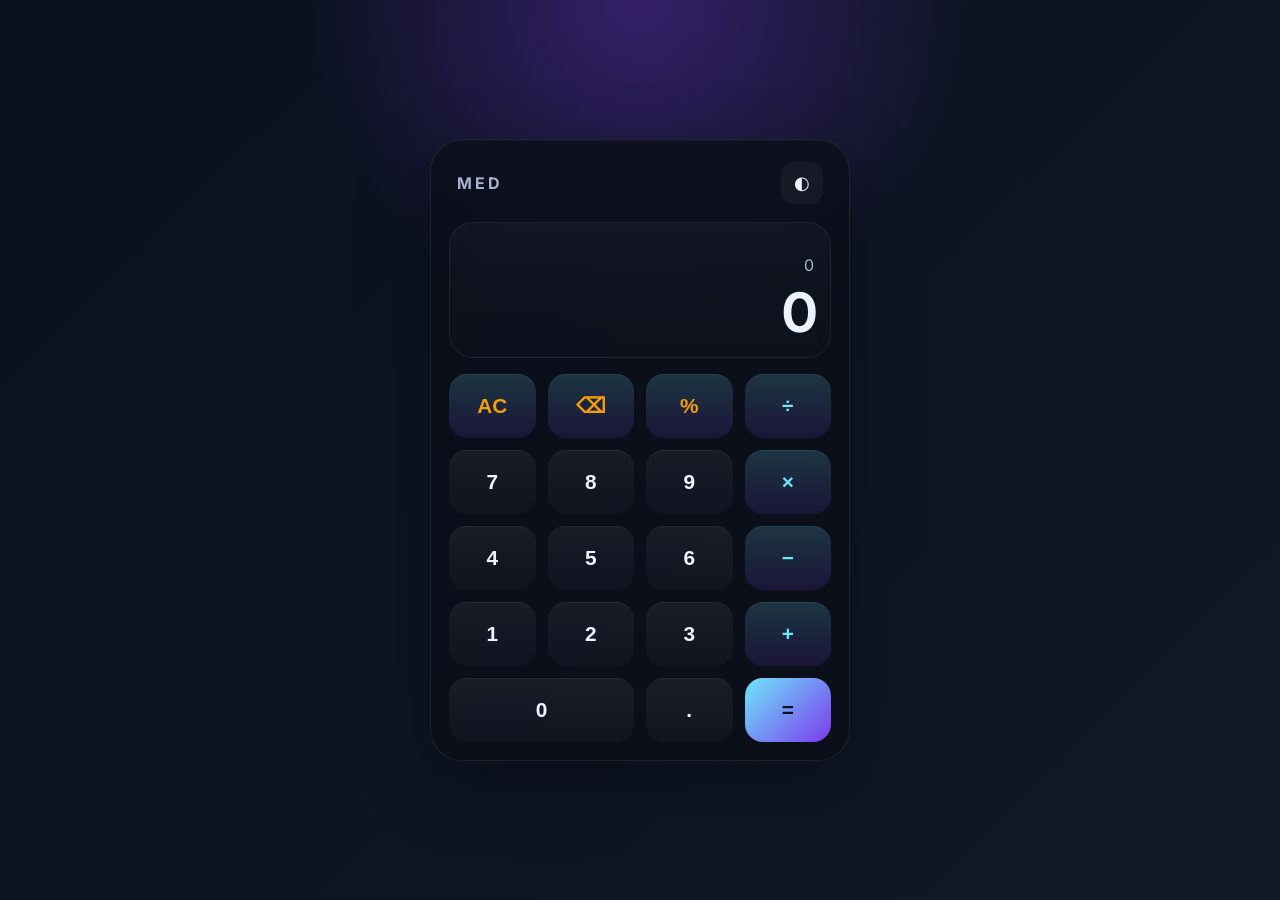
<file: index.html>
<!DOCTYPE html>
<html lang="en">
  <head>
    <meta charset="UTF-8" />
    <meta name="viewport" content="width=device-width, initial-scale=1.0" />
    <title>Modern Calculator</title>
    <link rel="preconnect" href="https://fonts.googleapis.com" />
    <link rel="preconnect" href="https://fonts.gstatic.com" crossorigin />
    <link href="https://fonts.googleapis.com/css2?family=Inter:wght@400;500;600;700;800&display=swap" rel="stylesheet" />
    <link rel="stylesheet" href="styles.css" />
  </head>
  <body>
    <div class="app-shell">
      <div class="calculator">
        <div class="topbar">
          <div class="brand">MED</div>
          <button class="theme-toggle" aria-label="Toggle theme">◐</button>
        </div>

        <div class="display-panel">
          <div id="expression" class="expression">0</div>
          <div id="result" class="result">0</div>
        </div>

        <div class="keypad">
          <button class="key action" data-action="clear">AC</button>
          <button class="key action" data-action="delete">⌫</button>
          <button class="key action" data-action="percent">%</button>
          <button class="key operator" data-value="/">÷</button>

          <button class="key number" data-value="7">7</button>
          <button class="key number" data-value="8">8</button>
          <button class="key number" data-value="9">9</button>
          <button class="key operator" data-value="*">×</button>

          <button class="key number" data-value="4">4</button>
          <button class="key number" data-value="5">5</button>
          <button class="key number" data-value="6">6</button>
          <button class="key operator" data-value="-">−</button>

          <button class="key number" data-value="1">1</button>
          <button class="key number" data-value="2">2</button>
          <button class="key number" data-value="3">3</button>
          <button class="key operator" data-value="+">+</button>

          <button class="key number wide" data-value="0">0</button>
          <button class="key number" data-value=".">.</button>
          <button class="key equals" data-action="equals">=</button>
        </div>
      </div>
    </div>

    <script src="script.js"></script>
  </body>
</html>
</file>
<file: styles.css>
:root {
  --bg-1: #0b1020;
  --bg-2: #111827;
  --panel: rgba(13, 18, 32, 0.8);
  --panel-alt: rgba(22, 29, 48, 0.9);
  --surface: rgba(255, 255, 255, 0.04);
  --surface-strong: rgba(255, 255, 255, 0.08);
  --text: #edf2ff;
  --muted: #a8b3cf;
  --primary: #6ee7f9;
  --primary-2: #7c3aed;
  --accent: #34d399;
  --warning: #f59e0b;
  --danger: #f87171;
  --shadow: rgba(0, 0, 0, 0.34);
}

* {
  box-sizing: border-box;
}

html, body {
  margin: 0;
  min-height: 100%;
  height: 100%;
  font-family: 'Inter', sans-serif;
  background: radial-gradient(circle at top, rgba(124, 58, 237, 0.35), transparent 30%),
              linear-gradient(135deg, var(--bg-1), var(--bg-2));
  color: var(--text);
}

body {
  display: grid;
  place-items: center;
  padding: 24px;
}

.app-shell {
  width: min(100%, 420px);
}

.calculator {
  background: rgba(10, 14, 24, 0.8);
  border: 1px solid rgba(255, 255, 255, 0.08);
  border-radius: 32px;
  padding: 22px 18px 18px;
  box-shadow: 0 24px 70px var(--shadow), inset 0 1px 0 rgba(255, 255, 255, 0.04);
  backdrop-filter: blur(18px);
}

.topbar {
  display: flex;
  align-items: center;
  justify-content: space-between;
  margin-bottom: 18px;
  padding: 0 8px;
}

.brand {
  font-size: 1rem;
  font-weight: 700;
  letter-spacing: 0.18em;
  text-transform: uppercase;
  color: var(--muted);
}

.theme-toggle {
  border: none;
  background: var(--surface);
  width: 42px;
  height: 42px;
  border-radius: 12px;
  color: var(--text);
  font-size: 1.1rem;
  cursor: pointer;
  transition: transform 0.2s ease, background 0.2s ease;
}

.theme-toggle:hover {
  transform: translateY(-1px);
  background: var(--surface-strong);
}

.display-panel {
  background: linear-gradient(180deg, rgba(255,255,255,0.03), rgba(255,255,255,0.01));
  border: 1px solid rgba(255,255,255,0.06);
  border-radius: 24px;
  padding: 18px 16px 14px;
  margin-bottom: 16px;
  min-height: 136px;
  display: flex;
  flex-direction: column;
  justify-content: flex-end;
  align-items: flex-end;
  gap: 8px;
  text-align: right;
}

.expression {
  font-size: 1rem;
  color: var(--muted);
  min-height: 1.2em;
  word-break: break-all;
}

.result {
  font-size: clamp(2.2rem, 6vw, 3.4rem);
  line-height: 1.1;
  font-weight: 700;
  letter-spacing: -0.06em;
  overflow-wrap: anywhere;
}

.keypad {
  display: grid;
  grid-template-columns: repeat(4, minmax(0, 1fr));
  gap: 12px;
}

.key {
  border: none;
  border-radius: 18px;
  min-height: 64px;
  font-size: 1.3rem;
  font-weight: 600;
  color: var(--text);
  background: linear-gradient(180deg, rgba(255,255,255,0.06), rgba(255,255,255,0.02));
  box-shadow: inset 0 1px 0 rgba(255,255,255,0.06);
  cursor: pointer;
  transition: transform 0.15s ease, filter 0.2s ease;
}

.key:hover {
  filter: brightness(1.08);
}

.key:active {
  transform: scale(0.98);
}

.key.number {
  background: linear-gradient(180deg, rgba(255,255,255,0.06), rgba(255,255,255,0.025));
}

.key.operator,
.key.action {
  background: linear-gradient(180deg, rgba(110, 231, 249, 0.18), rgba(124, 58, 237, 0.14));
}

.key.operator {
  color: var(--primary);
}

.key.action {
  color: var(--warning);
}

.key.equals {
  background: linear-gradient(135deg, var(--primary), var(--primary-2));
  color: #07111f;
  font-weight: 800;
}

.key.wide {
  grid-column: span 2;
}

body.light {
  --bg-1: #e9efff;
  --bg-2: #cfe3ff;
  --panel: rgba(255, 255, 255, 0.64);
  --panel-alt: rgba(255, 255, 255, 0.78);
  --surface: rgba(15, 23, 42, 0.05);
  --surface-strong: rgba(15, 23, 42, 0.08);
  --text: #0f172a;
  --muted: #475569;
  --primary: #2563eb;
  --primary-2: #7c3aed;
  --accent: #16a34a;
  --warning: #b45309;
  --danger: #dc2626;
  --shadow: rgba(79, 70, 229, 0.12);
}

body.light .calculator {
  background: rgba(255, 255, 255, 0.62);
}

body.light .key {
  background: rgba(15, 23, 42, 0.04);
}
</file>
